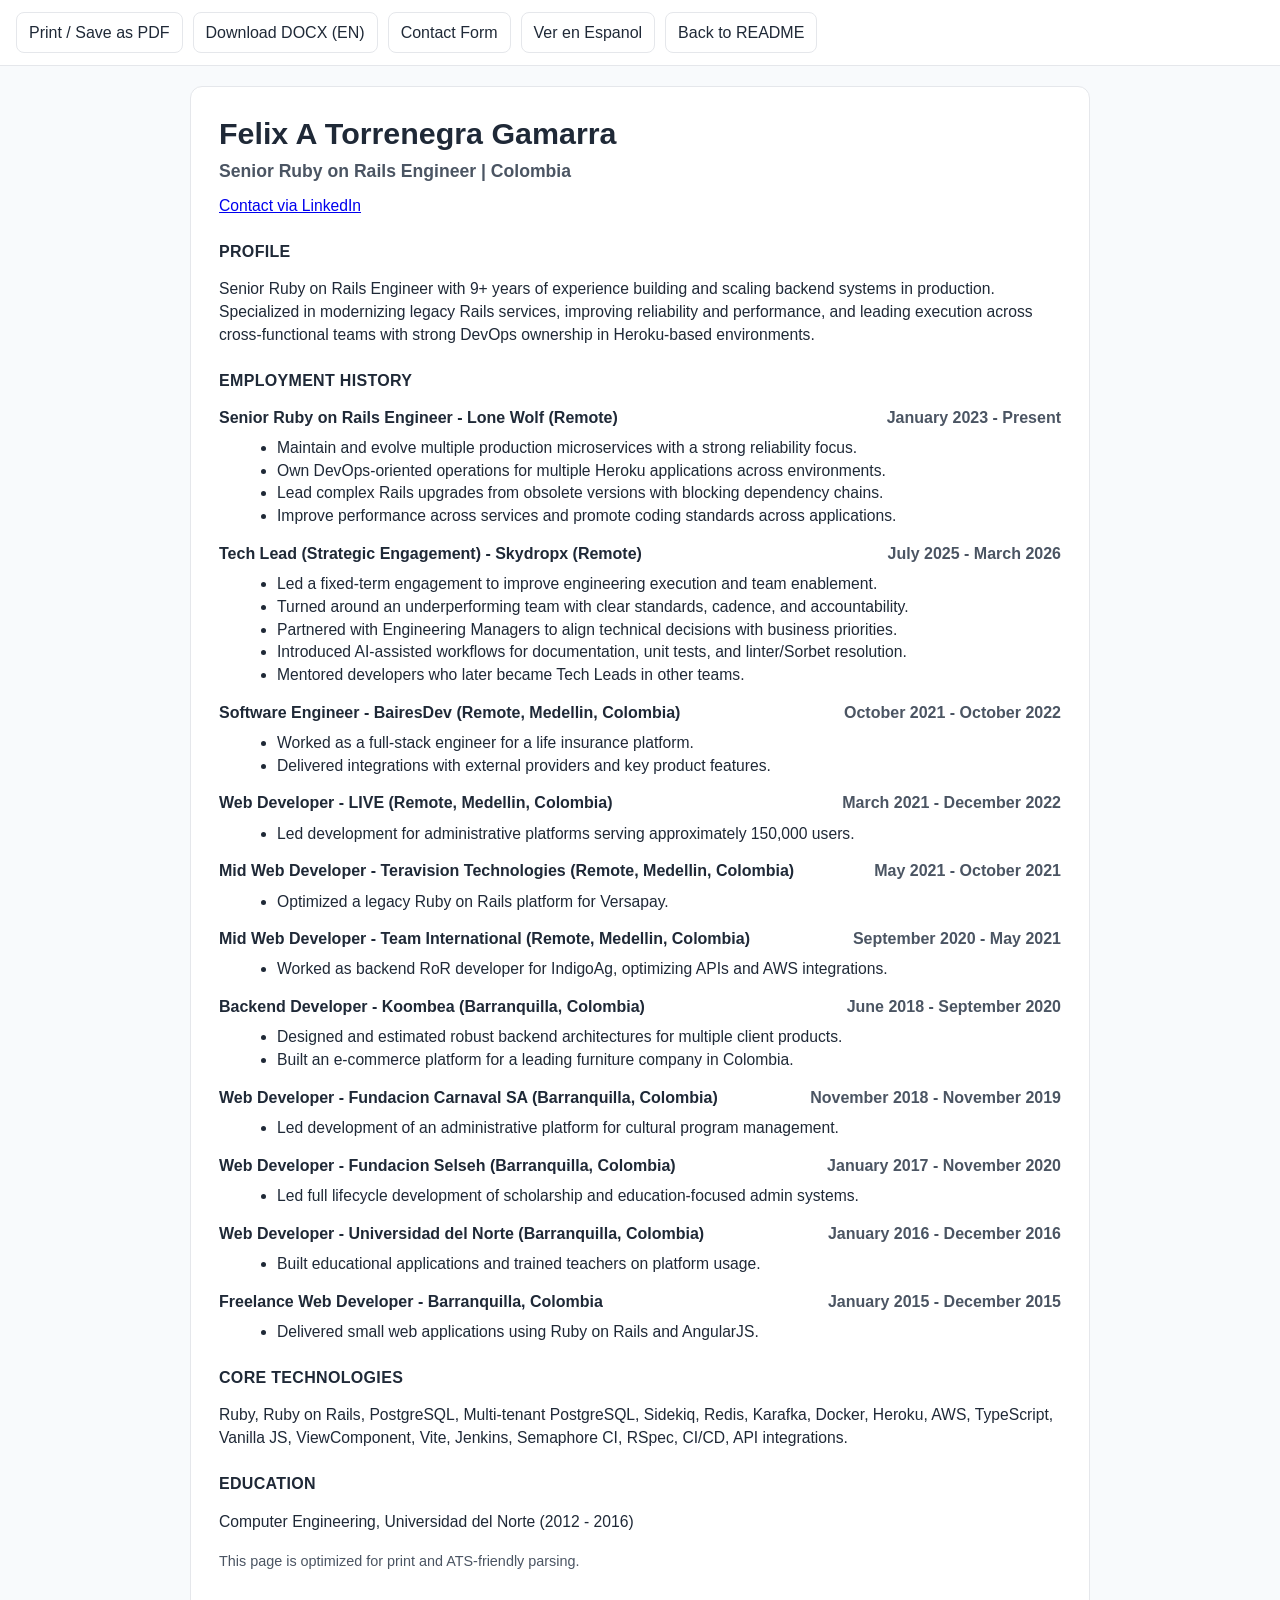
<file: docs/cv/en/index.html>
<!doctype html>
<html lang="en">
  <head>
    <meta charset="utf-8" />
    <meta name="viewport" content="width=device-width, initial-scale=1" />
    <title>Felix A Torrenegra Gamarra - CV (EN)</title>
    <link rel="stylesheet" href="../styles.css" />
  </head>
  <body>
    <div class="toolbar">
      <button onclick="window.print()">Print / Save as PDF</button>
      <a href="../../../Felix_A_Torrenegra_Gamarra_-_Senior_Ruby_on_Rails_Engineer_Professional_EN.docx" download>Download DOCX (EN)</a>
      <a href="https://forms.gle/Q9DMjUNfF6cyRtrq6" target="_blank" rel="noopener noreferrer">Contact Form</a>
      <a href="../es/">Ver en Espanol</a>
      <a href="https://github.com/FTorrenegraG/FTorrenegraG/blob/main/README.md" target="_blank" rel="noopener noreferrer">Back to README</a>
    </div>

    <main class="cv">
      <h1>Felix A Torrenegra Gamarra</h1>
      <h2>Senior Ruby on Rails Engineer | Colombia</h2>
      <p class="contact">
        <a href="https://www.linkedin.com/in/felix-a-t-46b80a123/" target="_blank" rel="noopener noreferrer">Contact via LinkedIn</a>
      </p>

      <h3>Profile</h3>
      <p>
        Senior Ruby on Rails Engineer with 9+ years of experience building and scaling backend systems in production.
        Specialized in modernizing legacy Rails services, improving reliability and performance, and leading execution across
        cross-functional teams with strong DevOps ownership in Heroku-based environments.
      </p>

      <h3>Employment History</h3>

      <section class="job">
        <div class="job-header">
          <div class="job-title">Senior Ruby on Rails Engineer - Lone Wolf (Remote)</div>
          <div class="job-date">January 2023 - Present</div>
        </div>
        <ul>
          <li>Maintain and evolve multiple production microservices with a strong reliability focus.</li>
          <li>Own DevOps-oriented operations for multiple Heroku applications across environments.</li>
          <li>Lead complex Rails upgrades from obsolete versions with blocking dependency chains.</li>
          <li>Improve performance across services and promote coding standards across applications.</li>
        </ul>
      </section>

      <section class="job">
        <div class="job-header">
          <div class="job-title">Tech Lead (Strategic Engagement) - Skydropx (Remote)</div>
          <div class="job-date">July 2025 - March 2026</div>
        </div>
        <ul>
          <li>Led a fixed-term engagement to improve engineering execution and team enablement.</li>
          <li>Turned around an underperforming team with clear standards, cadence, and accountability.</li>
          <li>Partnered with Engineering Managers to align technical decisions with business priorities.</li>
          <li>Introduced AI-assisted workflows for documentation, unit tests, and linter/Sorbet resolution.</li>
          <li>Mentored developers who later became Tech Leads in other teams.</li>
        </ul>
      </section>

      <section class="job">
        <div class="job-header">
          <div class="job-title">Software Engineer - BairesDev (Remote, Medellin, Colombia)</div>
          <div class="job-date">October 2021 - October 2022</div>
        </div>
        <ul>
          <li>Worked as a full-stack engineer for a life insurance platform.</li>
          <li>Delivered integrations with external providers and key product features.</li>
        </ul>
      </section>

      <section class="job">
        <div class="job-header">
          <div class="job-title">Web Developer - LIVE (Remote, Medellin, Colombia)</div>
          <div class="job-date">March 2021 - December 2022</div>
        </div>
        <ul>
          <li>Led development for administrative platforms serving approximately 150,000 users.</li>
        </ul>
      </section>

      <section class="job">
        <div class="job-header">
          <div class="job-title">Mid Web Developer - Teravision Technologies (Remote, Medellin, Colombia)</div>
          <div class="job-date">May 2021 - October 2021</div>
        </div>
        <ul>
          <li>Optimized a legacy Ruby on Rails platform for Versapay.</li>
        </ul>
      </section>

      <section class="job">
        <div class="job-header">
          <div class="job-title">Mid Web Developer - Team International (Remote, Medellin, Colombia)</div>
          <div class="job-date">September 2020 - May 2021</div>
        </div>
        <ul>
          <li>Worked as backend RoR developer for IndigoAg, optimizing APIs and AWS integrations.</li>
        </ul>
      </section>

      <section class="job">
        <div class="job-header">
          <div class="job-title">Backend Developer - Koombea (Barranquilla, Colombia)</div>
          <div class="job-date">June 2018 - September 2020</div>
        </div>
        <ul>
          <li>Designed and estimated robust backend architectures for multiple client products.</li>
          <li>Built an e-commerce platform for a leading furniture company in Colombia.</li>
        </ul>
      </section>

      <section class="job">
        <div class="job-header">
          <div class="job-title">Web Developer - Fundacion Carnaval SA (Barranquilla, Colombia)</div>
          <div class="job-date">November 2018 - November 2019</div>
        </div>
        <ul>
          <li>Led development of an administrative platform for cultural program management.</li>
        </ul>
      </section>

      <section class="job">
        <div class="job-header">
          <div class="job-title">Web Developer - Fundacion Selseh (Barranquilla, Colombia)</div>
          <div class="job-date">January 2017 - November 2020</div>
        </div>
        <ul>
          <li>Led full lifecycle development of scholarship and education-focused admin systems.</li>
        </ul>
      </section>

      <section class="job">
        <div class="job-header">
          <div class="job-title">Web Developer - Universidad del Norte (Barranquilla, Colombia)</div>
          <div class="job-date">January 2016 - December 2016</div>
        </div>
        <ul>
          <li>Built educational applications and trained teachers on platform usage.</li>
        </ul>
      </section>

      <section class="job">
        <div class="job-header">
          <div class="job-title">Freelance Web Developer - Barranquilla, Colombia</div>
          <div class="job-date">January 2015 - December 2015</div>
        </div>
        <ul>
          <li>Delivered small web applications using Ruby on Rails and AngularJS.</li>
        </ul>
      </section>

      <h3>Core Technologies</h3>
      <p>
        Ruby, Ruby on Rails, PostgreSQL, Multi-tenant PostgreSQL, Sidekiq, Redis, Karafka, Docker, Heroku, AWS, TypeScript,
        Vanilla JS, ViewComponent, Vite, Jenkins, Semaphore CI, RSpec, CI/CD, API integrations.
      </p>

      <h3>Education</h3>
      <p>Computer Engineering, Universidad del Norte (2012 - 2016)</p>

      <p class="footer-note">This page is optimized for print and ATS-friendly parsing.</p>
    </main>
  </body>
</html>
</file>
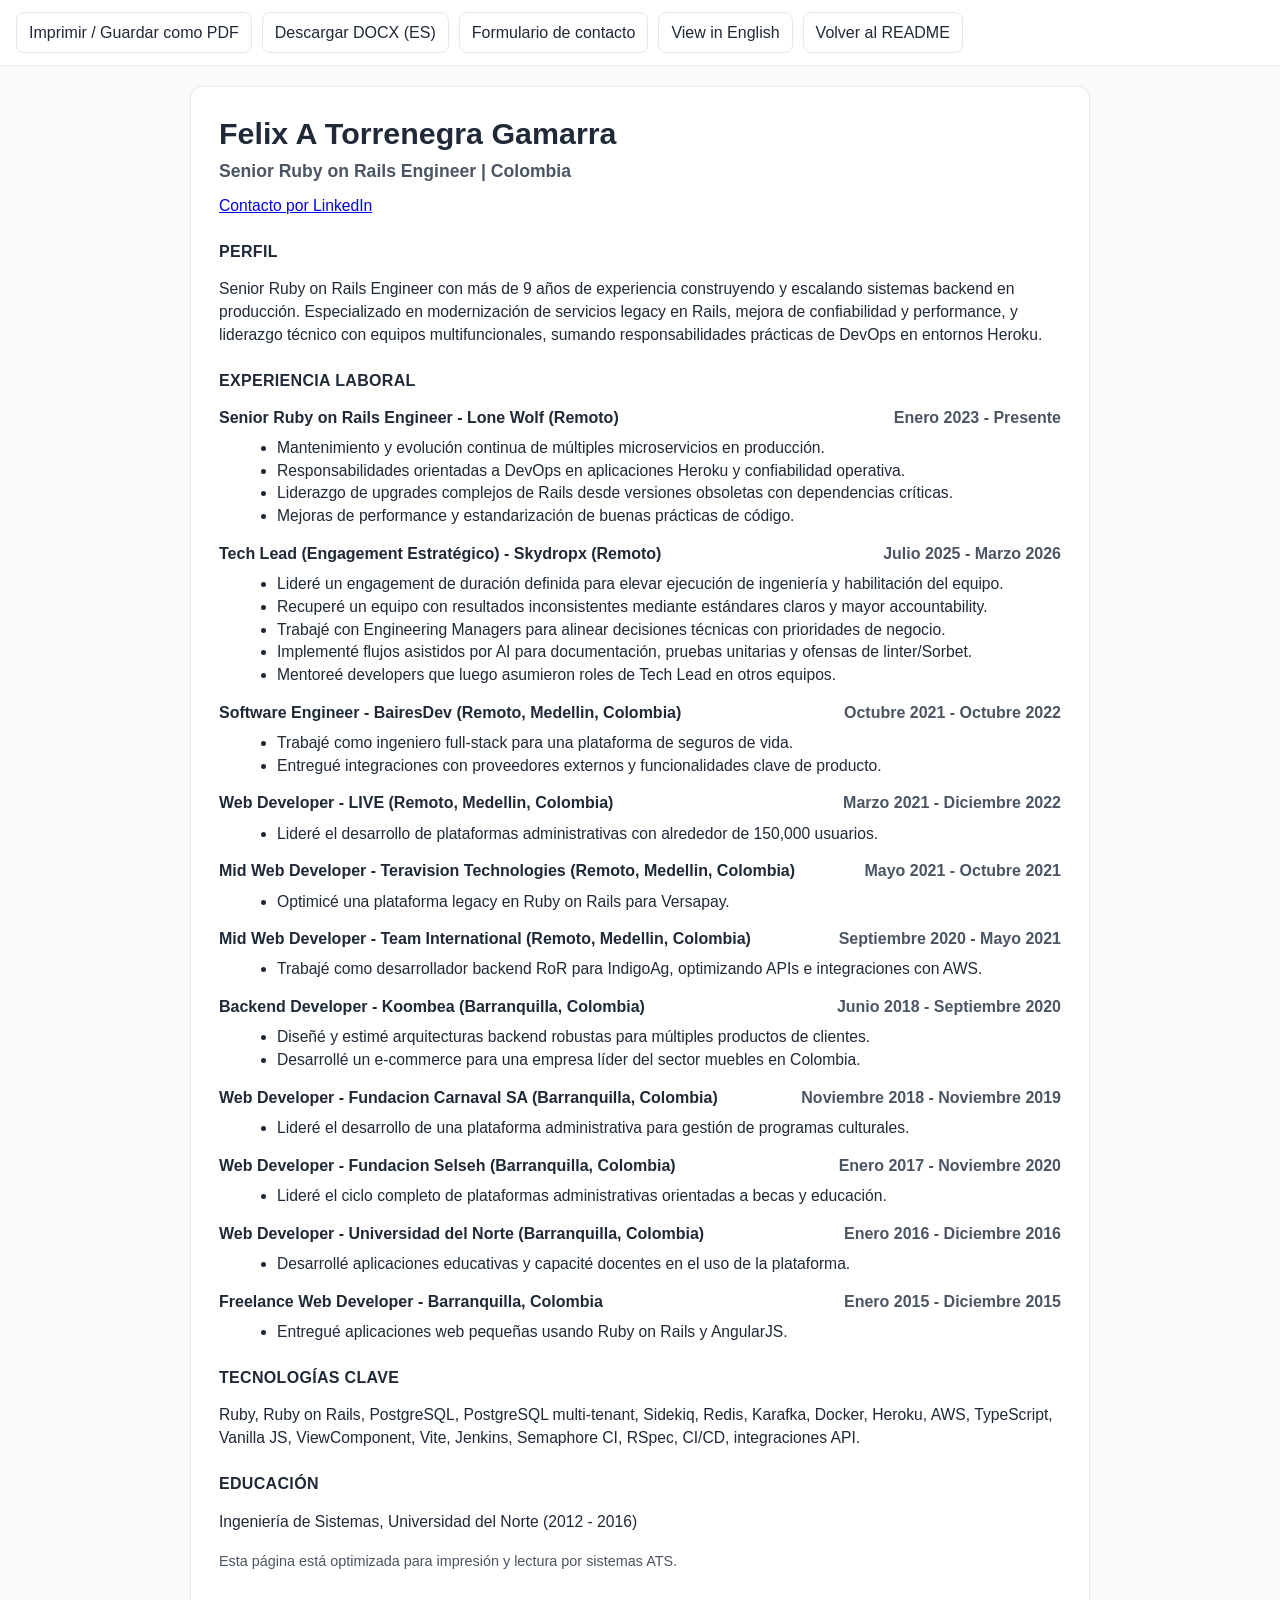
<file: docs/cv/es/index.html>
<!doctype html>
<html lang="es">
  <head>
    <meta charset="utf-8" />
    <meta name="viewport" content="width=device-width, initial-scale=1" />
    <title>Felix A Torrenegra Gamarra - CV (ES)</title>
    <link rel="stylesheet" href="../styles.css" />
  </head>
  <body>
    <div class="toolbar">
      <button onclick="window.print()">Imprimir / Guardar como PDF</button>
      <a href="../../../Felix_A_Torrenegra_Gamarra_-_Senior_Ruby_on_Rails_Engineer_Professional_ES.docx" download>Descargar DOCX (ES)</a>
      <a href="https://forms.gle/b7iDE7fTMTki6ciy9" target="_blank" rel="noopener noreferrer">Formulario de contacto</a>
      <a href="../en/">View in English</a>
      <a href="https://github.com/FTorrenegraG/FTorrenegraG/blob/main/README.es.md" target="_blank" rel="noopener noreferrer">Volver al README</a>
    </div>

    <main class="cv">
      <h1>Felix A Torrenegra Gamarra</h1>
      <h2>Senior Ruby on Rails Engineer | Colombia</h2>
      <p class="contact">
        <a href="https://www.linkedin.com/in/felix-a-t-46b80a123/" target="_blank" rel="noopener noreferrer">Contacto por LinkedIn</a>
      </p>

      <h3>Perfil</h3>
      <p>
        Senior Ruby on Rails Engineer con más de 9 años de experiencia construyendo y escalando sistemas backend en producción.
        Especializado en modernización de servicios legacy en Rails, mejora de confiabilidad y performance, y liderazgo técnico
        con equipos multifuncionales, sumando responsabilidades prácticas de DevOps en entornos Heroku.
      </p>

      <h3>Experiencia Laboral</h3>

      <section class="job">
        <div class="job-header">
          <div class="job-title">Senior Ruby on Rails Engineer - Lone Wolf (Remoto)</div>
          <div class="job-date">Enero 2023 - Presente</div>
        </div>
        <ul>
          <li>Mantenimiento y evolución continua de múltiples microservicios en producción.</li>
          <li>Responsabilidades orientadas a DevOps en aplicaciones Heroku y confiabilidad operativa.</li>
          <li>Liderazgo de upgrades complejos de Rails desde versiones obsoletas con dependencias críticas.</li>
          <li>Mejoras de performance y estandarización de buenas prácticas de código.</li>
        </ul>
      </section>

      <section class="job">
        <div class="job-header">
          <div class="job-title">Tech Lead (Engagement Estratégico) - Skydropx (Remoto)</div>
          <div class="job-date">Julio 2025 - Marzo 2026</div>
        </div>
        <ul>
          <li>Lideré un engagement de duración definida para elevar ejecución de ingeniería y habilitación del equipo.</li>
          <li>Recuperé un equipo con resultados inconsistentes mediante estándares claros y mayor accountability.</li>
          <li>Trabajé con Engineering Managers para alinear decisiones técnicas con prioridades de negocio.</li>
          <li>Implementé flujos asistidos por AI para documentación, pruebas unitarias y ofensas de linter/Sorbet.</li>
          <li>Mentoreé developers que luego asumieron roles de Tech Lead en otros equipos.</li>
        </ul>
      </section>

      <section class="job">
        <div class="job-header">
          <div class="job-title">Software Engineer - BairesDev (Remoto, Medellin, Colombia)</div>
          <div class="job-date">Octubre 2021 - Octubre 2022</div>
        </div>
        <ul>
          <li>Trabajé como ingeniero full-stack para una plataforma de seguros de vida.</li>
          <li>Entregué integraciones con proveedores externos y funcionalidades clave de producto.</li>
        </ul>
      </section>

      <section class="job">
        <div class="job-header">
          <div class="job-title">Web Developer - LIVE (Remoto, Medellin, Colombia)</div>
          <div class="job-date">Marzo 2021 - Diciembre 2022</div>
        </div>
        <ul>
          <li>Lideré el desarrollo de plataformas administrativas con alrededor de 150,000 usuarios.</li>
        </ul>
      </section>

      <section class="job">
        <div class="job-header">
          <div class="job-title">Mid Web Developer - Teravision Technologies (Remoto, Medellin, Colombia)</div>
          <div class="job-date">Mayo 2021 - Octubre 2021</div>
        </div>
        <ul>
          <li>Optimicé una plataforma legacy en Ruby on Rails para Versapay.</li>
        </ul>
      </section>

      <section class="job">
        <div class="job-header">
          <div class="job-title">Mid Web Developer - Team International (Remoto, Medellin, Colombia)</div>
          <div class="job-date">Septiembre 2020 - Mayo 2021</div>
        </div>
        <ul>
          <li>Trabajé como desarrollador backend RoR para IndigoAg, optimizando APIs e integraciones con AWS.</li>
        </ul>
      </section>

      <section class="job">
        <div class="job-header">
          <div class="job-title">Backend Developer - Koombea (Barranquilla, Colombia)</div>
          <div class="job-date">Junio 2018 - Septiembre 2020</div>
        </div>
        <ul>
          <li>Diseñé y estimé arquitecturas backend robustas para múltiples productos de clientes.</li>
          <li>Desarrollé un e-commerce para una empresa líder del sector muebles en Colombia.</li>
        </ul>
      </section>

      <section class="job">
        <div class="job-header">
          <div class="job-title">Web Developer - Fundacion Carnaval SA (Barranquilla, Colombia)</div>
          <div class="job-date">Noviembre 2018 - Noviembre 2019</div>
        </div>
        <ul>
          <li>Lideré el desarrollo de una plataforma administrativa para gestión de programas culturales.</li>
        </ul>
      </section>

      <section class="job">
        <div class="job-header">
          <div class="job-title">Web Developer - Fundacion Selseh (Barranquilla, Colombia)</div>
          <div class="job-date">Enero 2017 - Noviembre 2020</div>
        </div>
        <ul>
          <li>Lideré el ciclo completo de plataformas administrativas orientadas a becas y educación.</li>
        </ul>
      </section>

      <section class="job">
        <div class="job-header">
          <div class="job-title">Web Developer - Universidad del Norte (Barranquilla, Colombia)</div>
          <div class="job-date">Enero 2016 - Diciembre 2016</div>
        </div>
        <ul>
          <li>Desarrollé aplicaciones educativas y capacité docentes en el uso de la plataforma.</li>
        </ul>
      </section>

      <section class="job">
        <div class="job-header">
          <div class="job-title">Freelance Web Developer - Barranquilla, Colombia</div>
          <div class="job-date">Enero 2015 - Diciembre 2015</div>
        </div>
        <ul>
          <li>Entregué aplicaciones web pequeñas usando Ruby on Rails y AngularJS.</li>
        </ul>
      </section>

      <h3>Tecnologías Clave</h3>
      <p>
        Ruby, Ruby on Rails, PostgreSQL, PostgreSQL multi-tenant, Sidekiq, Redis, Karafka, Docker, Heroku, AWS, TypeScript,
        Vanilla JS, ViewComponent, Vite, Jenkins, Semaphore CI, RSpec, CI/CD, integraciones API.
      </p>

      <h3>Educación</h3>
      <p>Ingeniería de Sistemas, Universidad del Norte (2012 - 2016)</p>

      <p class="footer-note">Esta página está optimizada para impresión y lectura por sistemas ATS.</p>
    </main>
  </body>
</html>
</file>
<file: docs/cv/styles.css>
:root {
  --text: #1f2937;
  --muted: #4b5563;
  --line: #e5e7eb;
  --bg: #f8fafc;
}

* {
  box-sizing: border-box;
}

body {
  margin: 0;
  font-family: Calibri, "Segoe UI", Arial, sans-serif;
  color: var(--text);
  background: var(--bg);
  line-height: 1.45;
}

.toolbar {
  position: sticky;
  top: 0;
  z-index: 10;
  display: flex;
  gap: 10px;
  padding: 12px 16px;
  border-bottom: 1px solid var(--line);
  background: #ffffff;
}

.toolbar a,
.toolbar button {
  font: inherit;
  border: 1px solid var(--line);
  background: #fff;
  color: var(--text);
  padding: 8px 12px;
  border-radius: 8px;
  cursor: pointer;
  text-decoration: none;
}

.cv {
  max-width: 900px;
  margin: 20px auto;
  padding: 24px 28px;
  background: #fff;
  border: 1px solid var(--line);
  border-radius: 12px;
}

h1 {
  margin: 0;
  font-size: 1.9rem;
}

h2 {
  margin: 4px 0 0;
  font-size: 1.1rem;
  color: var(--muted);
  font-weight: 600;
}

h3 {
  margin: 22px 0 8px;
  font-size: 1rem;
  letter-spacing: 0.02em;
  text-transform: uppercase;
}

p,
li {
  font-size: 0.98rem;
}

.contact {
  margin-top: 10px;
  color: var(--muted);
}

.job {
  margin: 14px 0;
}

.job-header {
  display: flex;
  justify-content: space-between;
  gap: 12px;
  flex-wrap: wrap;
}

.job-title {
  font-weight: 700;
}

.job-date {
  color: var(--muted);
  font-weight: 600;
}

ul {
  margin: 8px 0 0 18px;
}

.footer-note {
  margin-top: 18px;
  color: var(--muted);
  font-size: 0.9rem;
}

@media print {
  body {
    background: #fff;
  }
  .toolbar {
    display: none;
  }
  .cv {
    border: 0;
    border-radius: 0;
    margin: 0;
    max-width: none;
    padding: 0;
  }
}
</file>
